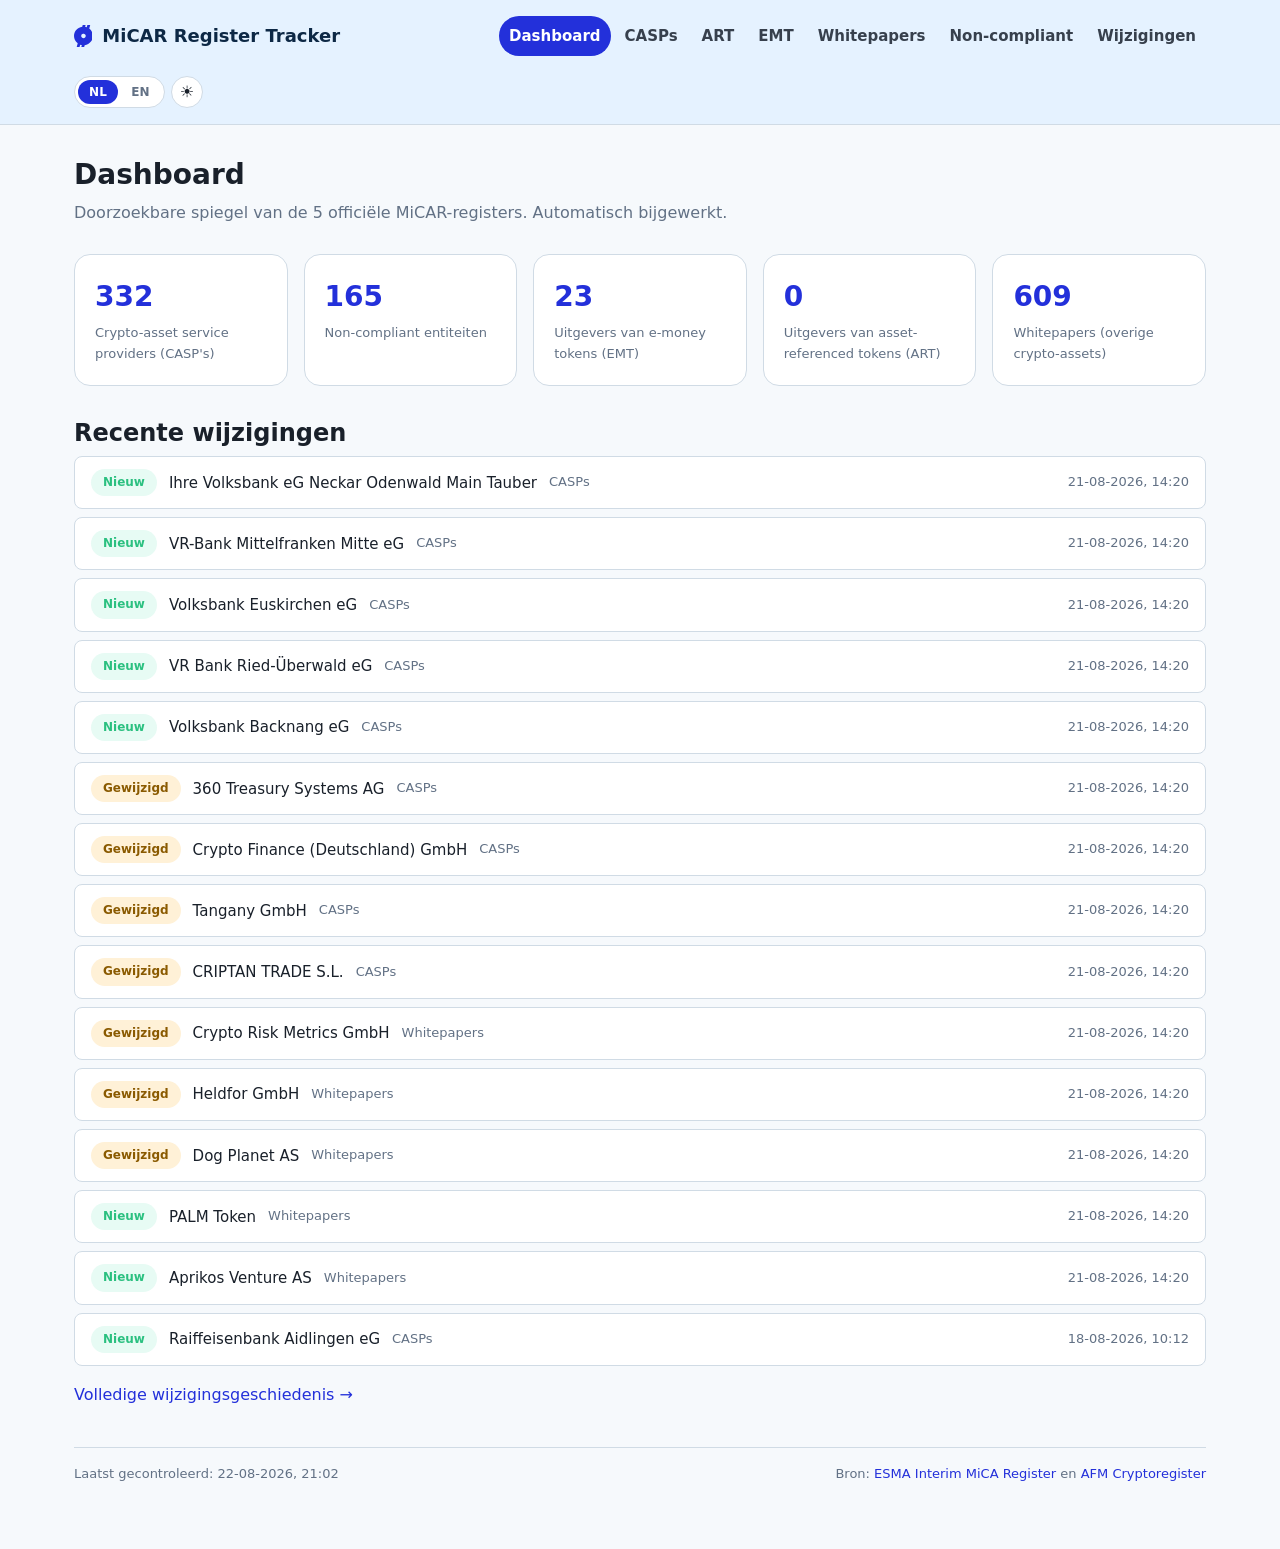
<file: index.html>
<!DOCTYPE html>
<html lang="nl">
<head>
<meta charset="UTF-8">
<meta name="viewport" content="width=device-width, initial-scale=1.0">
<script>
// Resolves and applies the light/dark theme before the stylesheet paints, so
// the page never flashes the "wrong" theme while assets/js/app.js (which
// re-derives the same value - see resolveTheme()/applyTheme() there, the
// source of truth for this logic) is still loading. Every fresh visit starts
// from the OS/browser's prefers-color-scheme setting; esma-tracker-theme in
// sessionStorage (set via the ☀️/🌙 toggle in the topnav) overrides it for
// the rest of this browsing session only - not remembered across visits.
(function () {
  try {
    var stored = sessionStorage.getItem("esma-tracker-theme");
    var dark = stored === "dark" || (stored !== "light" && window.matchMedia && window.matchMedia("(prefers-color-scheme: dark)").matches);
    var theme = dark ? "dark" : "light";
    document.documentElement.setAttribute("data-theme", theme);
    document.documentElement.style.colorScheme = theme;
  } catch (e) { /* sessionStorage/matchMedia unavailable - CSS default (light) applies */ }
})();
</script>
<title data-i18n="brand.title">MiCAR Register Tracker</title>
<link rel="icon" href="assets/favicon.svg" type="image/svg+xml">
<link rel="icon" href="assets/favicon-32.png" sizes="32x32" type="image/png">
<link rel="icon" href="assets/favicon.ico" sizes="any">
<link rel="apple-touch-icon" href="assets/apple-touch-icon.png">
<link rel="stylesheet" href="assets/css/style.css">
</head>
<body>

<nav class="topnav">
  <div class="topnav__inner">
    <span class="topnav__brand">
      <svg viewBox="0 0 40 48" xmlns="http://www.w3.org/2000/svg"><path d="M33.2853 7.85441L35.4567 0H29.1595L27.8568 4.8861C26.6987 4.46114 25.4683 4.1789 24.2399 3.9661L25.3237 0H19.0264L18.0131 3.82144C12.5852 4.52864 7.59069 7.28865 4.26255 11.6051C-2.68702 20.4503 -0.950287 33.1875 8.0977 39.9805L5.92629 47.8323H12.1538L13.4565 42.9501C14.6146 43.3744 15.8456 43.6573 17.0734 43.8701L15.987 47.8323H22.2112L23.2969 44.0115C28.7255 43.3063 33.7233 40.5469 37.0494 36.2304C44.07 27.3139 42.3326 14.648 33.2853 7.85441ZM20.6915 28.6589C19.718 28.659 18.7662 28.3769 17.9567 27.8482C17.1472 27.3195 16.5162 26.568 16.1435 25.6887C15.7709 24.8094 15.6733 23.8418 15.8632 22.9083C16.053 21.9748 16.5217 21.1173 17.2101 20.4443C17.8985 19.7712 18.7755 19.3128 19.7303 19.1271C20.6852 18.9414 21.6749 19.0366 22.5743 19.4008C23.4738 19.765 24.2425 20.3818 24.7834 21.1732C25.3243 21.9645 25.613 22.895 25.613 23.8467C25.613 26.536 23.4416 28.6589 20.6915 28.6589Z" fill="#2330da"></path></svg>
      <span data-i18n="brand.title">MiCAR Register Tracker</span>
    </span>
    <div class="topnav__links">
      <a href="index.html" data-nav="dashboard" data-i18n="nav.dashboard">Dashboard</a>
      <a href="register.html?type=casps" data-nav="casps" data-i18n="nav.casps">CASPs</a>
      <a href="register.html?type=art" data-nav="art" data-i18n="nav.art">ART</a>
      <a href="register.html?type=emt" data-nav="emt" data-i18n="nav.emt">EMT</a>
      <a href="register.html?type=whitepapers" data-nav="whitepapers" data-i18n="nav.whitepapers">Whitepapers</a>
      <a href="register.html?type=non_compliant" data-nav="non_compliant" data-i18n="nav.non_compliant">Non-compliant</a>
      <a href="changelog.html" data-nav="changelog" data-i18n="nav.changelog">Wijzigingen</a>
    </div>
    <div class="header-controls">
      <div id="lang-toggle-slot"></div>
      <div id="theme-toggle-slot"></div>
    </div>
  </div>
</nav>

<div class="wrap">
  <div class="page-header">
    <h1 data-i18n="dashboard.title">Dashboard</h1>
    <p data-i18n="dashboard.subtitle">Doorzoekbare spiegel van de 5 officiële ESMA MiCAR-registers. Automatisch bijgewerkt.</p>
  </div>

  <div id="kpi-grid" class="grid grid--5" style="margin-bottom:32px;"></div>

  <h2 data-i18n="dashboard.recentChanges">Recente wijzigingen</h2>
  <div id="recent-changes" class="changelog-list" style="margin-bottom:16px;"></div>
  <p><a href="changelog.html" data-i18n="dashboard.fullHistoryLink">Volledige wijzigingsgeschiedenis &rarr;</a></p>

  <footer class="site-footer">
    <span id="footer-checked" data-i18n="footer.lastCheckedLoading">Laatst gecontroleerd: laden…</span>
    <span><span data-i18n="footer.sourcePrefix">Bron: </span><a href="https://www.esma.europa.eu/esmas-activities/digital-finance-and-innovation/markets-crypto-assets-regulation-mica" target="_blank" rel="noopener" data-i18n="footer.sourceLinkText">ESMA Interim MiCA Register</a><span data-i18n="footer.sourceAnd"> en </span><a href="https://www.afm.nl/en/sector/registers/vergunningenregisters/cryptopartijen" target="_blank" rel="noopener" data-i18n="footer.sourceLinkTextAfm">AFM Cryptoregister</a></span>
  </footer>
</div>

<script src="assets/js/i18n.js"></script>
<script src="assets/js/app.js"></script>
<script>
applyStaticTranslations();
renderThemeToggle(document.getElementById("theme-toggle-slot"));
renderLangToggle(document.getElementById("lang-toggle-slot"));
highlightNav("dashboard");

const KPI_ORDER = ["casps", "non_compliant", "emt", "art", "whitepapers"];

(async function init() {
  const grid = document.getElementById("kpi-grid");
  const recentEl = document.getElementById("recent-changes");
  const footerChecked = document.getElementById("footer-checked");

  let meta = {};
  try { meta = await fetchJSON("data/meta.json"); } catch (e) { /* first run not done yet */ }

  footerChecked.textContent = meta.last_checked
    ? t("footer.lastChecked", formatTimestamp(meta.last_checked))
    : t("footer.neverChecked");

  for (const key of KPI_ORDER) {
    const count = meta.record_counts ? meta.record_counts[key] : undefined;
    const card = el("a", { class: "card kpi", href: `register.html?type=${key}` }, `
      <div class="kpi__val">${count !== undefined ? count : "—"}</div>
      <div class="kpi__label">${escapeHtml(REGISTERS[key].label)}</div>
    `);
    grid.appendChild(card);
  }

  let changelog = [];
  try { changelog = await fetchJSON("data/history/changelog.json"); } catch (e) { /* none yet */ }

  // Newest run first, most important (CASPs - especially brand-new ones -
  // then EMT/ART/Whitepapers/Non-compliant) first within that run; see
  // sortChangelogForDisplay() in app.js.
  const recent = sortChangelogForDisplay(changelog).slice(0, 15);
  if (!recent.length) {
    recentEl.innerHTML = `<p class="filter-note">${escapeHtml(t("dashboard.noChanges"))}</p>`;
  } else {
    for (const c of recent) {
      recentEl.appendChild(buildChangelogItem(c));
    }
  }
})();
</script>
</body>
</html>
</file>
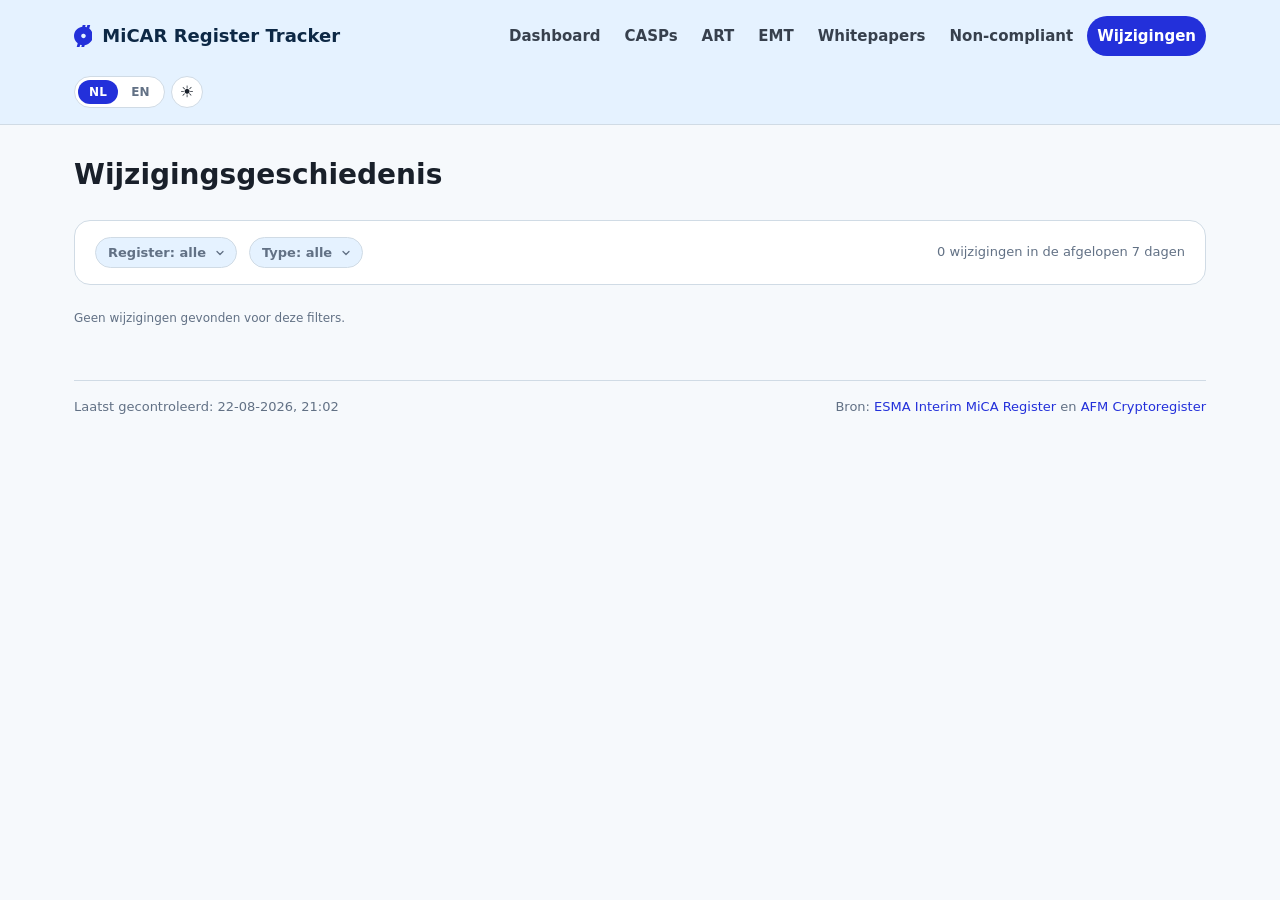
<file: changelog.html>
<!DOCTYPE html>
<html lang="nl">
<head>
<meta charset="UTF-8">
<meta name="viewport" content="width=device-width, initial-scale=1.0">
<script>
// Resolves and applies the light/dark theme before the stylesheet paints, so
// the page never flashes the "wrong" theme while assets/js/app.js (which
// re-derives the same value - see resolveTheme()/applyTheme() there, the
// source of truth for this logic) is still loading. Every fresh visit starts
// from the OS/browser's prefers-color-scheme setting; esma-tracker-theme in
// sessionStorage (set via the ☀️/🌙 toggle in the topnav) overrides it for
// the rest of this browsing session only - not remembered across visits.
(function () {
  try {
    var stored = sessionStorage.getItem("esma-tracker-theme");
    var dark = stored === "dark" || (stored !== "light" && window.matchMedia && window.matchMedia("(prefers-color-scheme: dark)").matches);
    var theme = dark ? "dark" : "light";
    document.documentElement.setAttribute("data-theme", theme);
    document.documentElement.style.colorScheme = theme;
  } catch (e) { /* sessionStorage/matchMedia unavailable - CSS default (light) applies */ }
})();
</script>
<title data-i18n="brand.title">Wijzigingen — MiCAR Register Tracker</title>
<link rel="icon" href="assets/favicon.svg" type="image/svg+xml">
<link rel="icon" href="assets/favicon-32.png" sizes="32x32" type="image/png">
<link rel="icon" href="assets/favicon.ico" sizes="any">
<link rel="apple-touch-icon" href="assets/apple-touch-icon.png">
<link rel="stylesheet" href="assets/css/style.css">
</head>
<body>

<nav class="topnav">
  <div class="topnav__inner">
    <span class="topnav__brand">
      <svg viewBox="0 0 40 48" xmlns="http://www.w3.org/2000/svg"><path d="M33.2853 7.85441L35.4567 0H29.1595L27.8568 4.8861C26.6987 4.46114 25.4683 4.1789 24.2399 3.9661L25.3237 0H19.0264L18.0131 3.82144C12.5852 4.52864 7.59069 7.28865 4.26255 11.6051C-2.68702 20.4503 -0.950287 33.1875 8.0977 39.9805L5.92629 47.8323H12.1538L13.4565 42.9501C14.6146 43.3744 15.8456 43.6573 17.0734 43.8701L15.987 47.8323H22.2112L23.2969 44.0115C28.7255 43.3063 33.7233 40.5469 37.0494 36.2304C44.07 27.3139 42.3326 14.648 33.2853 7.85441ZM20.6915 28.6589C19.718 28.659 18.7662 28.3769 17.9567 27.8482C17.1472 27.3195 16.5162 26.568 16.1435 25.6887C15.7709 24.8094 15.6733 23.8418 15.8632 22.9083C16.053 21.9748 16.5217 21.1173 17.2101 20.4443C17.8985 19.7712 18.7755 19.3128 19.7303 19.1271C20.6852 18.9414 21.6749 19.0366 22.5743 19.4008C23.4738 19.765 24.2425 20.3818 24.7834 21.1732C25.3243 21.9645 25.613 22.895 25.613 23.8467C25.613 26.536 23.4416 28.6589 20.6915 28.6589Z" fill="#2330da"></path></svg>
      <span data-i18n="brand.title">MiCAR Register Tracker</span>
    </span>
    <div class="topnav__links">
      <a href="index.html" data-nav="dashboard" data-i18n="nav.dashboard">Dashboard</a>
      <a href="register.html?type=casps" data-nav="casps" data-i18n="nav.casps">CASPs</a>
      <a href="register.html?type=art" data-nav="art" data-i18n="nav.art">ART</a>
      <a href="register.html?type=emt" data-nav="emt" data-i18n="nav.emt">EMT</a>
      <a href="register.html?type=whitepapers" data-nav="whitepapers" data-i18n="nav.whitepapers">Whitepapers</a>
      <a href="register.html?type=non_compliant" data-nav="non_compliant" data-i18n="nav.non_compliant">Non-compliant</a>
      <a href="changelog.html" data-nav="changelog" data-i18n="nav.changelog">Wijzigingen</a>
    </div>
    <div class="header-controls">
      <div id="lang-toggle-slot"></div>
      <div id="theme-toggle-slot"></div>
    </div>
  </div>
</nav>

<div class="wrap">
  <div class="page-header">
    <h1 data-i18n="changelogPage.title">Wijzigingsgeschiedenis</h1>
  </div>

  <div class="toolbar" id="changelog-toolbar">
    <span class="toolbar__count" id="changelog-count"></span>
  </div>

  <div id="changelog-list" class="changelog-list"></div>

  <footer class="site-footer">
    <span id="footer-checked" data-i18n="footer.lastCheckedLoading">Laatst gecontroleerd: laden…</span>
    <span><span data-i18n="footer.sourcePrefix">Bron: </span><a href="https://www.esma.europa.eu/esmas-activities/digital-finance-and-innovation/markets-crypto-assets-regulation-mica" target="_blank" rel="noopener" data-i18n="footer.sourceLinkText">ESMA Interim MiCA Register</a><span data-i18n="footer.sourceAnd"> en </span><a href="https://www.afm.nl/en/sector/registers/vergunningenregisters/cryptopartijen" target="_blank" rel="noopener" data-i18n="footer.sourceLinkTextAfm">AFM Cryptoregister</a></span>
  </footer>
</div>

<script src="assets/js/i18n.js"></script>
<script src="assets/js/app.js"></script>
<script>
applyStaticTranslations();
renderThemeToggle(document.getElementById("theme-toggle-slot"));
renderLangToggle(document.getElementById("lang-toggle-slot"));
highlightNav("changelog");

const SEVEN_DAYS_MS = 7 * 24 * 60 * 60 * 1000;

(async function init() {
  const toolbar = document.getElementById("changelog-toolbar");
  const listEl = document.getElementById("changelog-list");
  const countEl = document.getElementById("changelog-count");
  const footerChecked = document.getElementById("footer-checked");

  let meta = {};
  try { meta = await fetchJSON("data/meta.json"); } catch (e) { /* ignore */ }
  footerChecked.textContent = meta.last_checked
    ? t("footer.lastChecked", formatTimestamp(meta.last_checked))
    : t("footer.neverCheckedShort");

  let changelog = [];
  try { changelog = await fetchJSON("data/history/changelog.json"); } catch (e) { /* none yet */ }

  // Always the last 7 days — no fixed-count cap. ESMA itself only refreshes
  // weekly, so a rolling week is the natural "what's new" window. Ordered
  // newest run first, then by importance within a run (CASPs - especially
  // brand-new ones - then EMT/ART/Whitepapers/Non-compliant); see
  // sortChangelogForDisplay() in app.js.
  const cutoff = Date.now() - SEVEN_DAYS_MS;
  changelog = sortChangelogForDisplay(changelog.filter((c) => new Date(c.timestamp).getTime() >= cutoff));

  let registerFilter = null;
  let typeFilter = null;

  const registerDropdown = buildDropdownFilter({
    label: t("changelogPage.filterRegisterLabel"),
    options: Object.keys(REGISTERS),
    getValue: (key) => key,
    getLabel: (key) => REGISTERS[key].shortLabel,
    onChange: (value) => { registerFilter = value; render(); },
  });
  const typeDropdown = buildDropdownFilter({
    label: t("changelogPage.filterTypeLabel"),
    options: ["added", "changed", "removed"],
    getValue: (v) => v,
    getLabel: (v) => changelogTypeLabel(v),
    searchable: false,
    onChange: (value) => { typeFilter = value; render(); },
  });
  toolbar.insertBefore(registerDropdown.el, countEl);
  toolbar.insertBefore(typeDropdown.el, countEl);

  function render() {
    const filtered = changelog.filter((c) =>
      (!registerFilter || c.register === registerFilter) &&
      (!typeFilter || c.type === typeFilter)
    );
    countEl.textContent = t("changelogPage.count", filtered.length);

    listEl.innerHTML = "";
    if (!filtered.length) {
      listEl.innerHTML = `<p class="filter-note">${escapeHtml(t("changelogPage.emptyFiltered"))}</p>`;
      return;
    }
    for (const c of filtered) {
      listEl.appendChild(buildChangelogItem(c));
    }
  }

  render();
})();
</script>
</body>
</html>
</file>
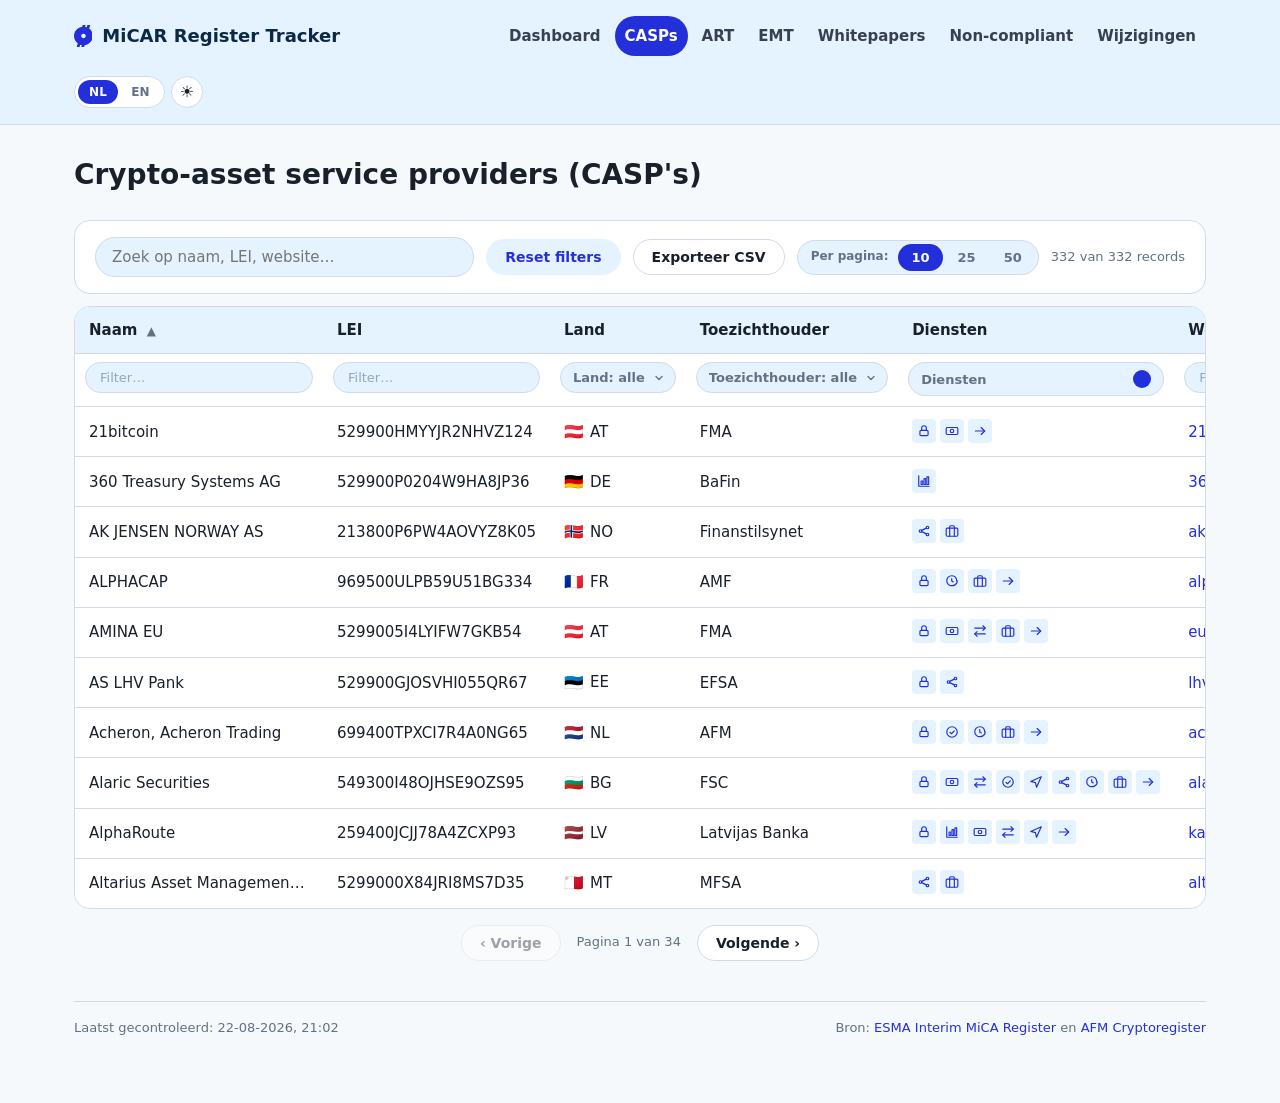
<file: register.html>
<!DOCTYPE html>
<html lang="nl">
<head>
<meta charset="UTF-8">
<meta name="viewport" content="width=device-width, initial-scale=1.0">
<script>
// Resolves and applies the light/dark theme before the stylesheet paints, so
// the page never flashes the "wrong" theme while assets/js/app.js (which
// re-derives the same value - see resolveTheme()/applyTheme() there, the
// source of truth for this logic) is still loading. Every fresh visit starts
// from the OS/browser's prefers-color-scheme setting; esma-tracker-theme in
// sessionStorage (set via the ☀️/🌙 toggle in the topnav) overrides it for
// the rest of this browsing session only - not remembered across visits.
(function () {
  try {
    var stored = sessionStorage.getItem("esma-tracker-theme");
    var dark = stored === "dark" || (stored !== "light" && window.matchMedia && window.matchMedia("(prefers-color-scheme: dark)").matches);
    var theme = dark ? "dark" : "light";
    document.documentElement.setAttribute("data-theme", theme);
    document.documentElement.style.colorScheme = theme;
  } catch (e) { /* sessionStorage/matchMedia unavailable - CSS default (light) applies */ }
})();
</script>
<title id="page-title" data-i18n="brand.title">Register — MiCAR Register Tracker</title>
<link rel="icon" href="assets/favicon.svg" type="image/svg+xml">
<link rel="icon" href="assets/favicon-32.png" sizes="32x32" type="image/png">
<link rel="icon" href="assets/favicon.ico" sizes="any">
<link rel="apple-touch-icon" href="assets/apple-touch-icon.png">
<link rel="stylesheet" href="assets/css/style.css">
</head>
<body>

<nav class="topnav">
  <div class="topnav__inner">
    <span class="topnav__brand">
      <svg viewBox="0 0 40 48" xmlns="http://www.w3.org/2000/svg"><path d="M33.2853 7.85441L35.4567 0H29.1595L27.8568 4.8861C26.6987 4.46114 25.4683 4.1789 24.2399 3.9661L25.3237 0H19.0264L18.0131 3.82144C12.5852 4.52864 7.59069 7.28865 4.26255 11.6051C-2.68702 20.4503 -0.950287 33.1875 8.0977 39.9805L5.92629 47.8323H12.1538L13.4565 42.9501C14.6146 43.3744 15.8456 43.6573 17.0734 43.8701L15.987 47.8323H22.2112L23.2969 44.0115C28.7255 43.3063 33.7233 40.5469 37.0494 36.2304C44.07 27.3139 42.3326 14.648 33.2853 7.85441ZM20.6915 28.6589C19.718 28.659 18.7662 28.3769 17.9567 27.8482C17.1472 27.3195 16.5162 26.568 16.1435 25.6887C15.7709 24.8094 15.6733 23.8418 15.8632 22.9083C16.053 21.9748 16.5217 21.1173 17.2101 20.4443C17.8985 19.7712 18.7755 19.3128 19.7303 19.1271C20.6852 18.9414 21.6749 19.0366 22.5743 19.4008C23.4738 19.765 24.2425 20.3818 24.7834 21.1732C25.3243 21.9645 25.613 22.895 25.613 23.8467C25.613 26.536 23.4416 28.6589 20.6915 28.6589Z" fill="#2330da"></path></svg>
      <span data-i18n="brand.title">MiCAR Register Tracker</span>
    </span>
    <div class="topnav__links">
      <a href="index.html" data-nav="dashboard" data-i18n="nav.dashboard">Dashboard</a>
      <a href="register.html?type=casps" data-nav="casps" data-i18n="nav.casps">CASPs</a>
      <a href="register.html?type=art" data-nav="art" data-i18n="nav.art">ART</a>
      <a href="register.html?type=emt" data-nav="emt" data-i18n="nav.emt">EMT</a>
      <a href="register.html?type=whitepapers" data-nav="whitepapers" data-i18n="nav.whitepapers">Whitepapers</a>
      <a href="register.html?type=non_compliant" data-nav="non_compliant" data-i18n="nav.non_compliant">Non-compliant</a>
      <a href="changelog.html" data-nav="changelog" data-i18n="nav.changelog">Wijzigingen</a>
    </div>
    <div class="header-controls">
      <div id="lang-toggle-slot"></div>
      <div id="theme-toggle-slot"></div>
    </div>
  </div>
</nav>

<div class="wrap">
  <div class="page-header">
    <h1 id="register-title" data-i18n="registerPage.titleFallback">Register</h1>
  </div>

  <div id="register-root"></div>

  <footer class="site-footer">
    <span id="footer-checked" data-i18n="footer.lastCheckedLoading">Laatst gecontroleerd: laden…</span>
    <span><span data-i18n="footer.sourcePrefix">Bron: </span><a id="footer-source-link" href="https://www.esma.europa.eu/esmas-activities/digital-finance-and-innovation/markets-crypto-assets-regulation-mica" target="_blank" rel="noopener" data-i18n="footer.sourceLinkText">ESMA Interim MiCA Register</a><span id="footer-source-extra"></span></span>
  </footer>
</div>

<script src="assets/js/i18n.js"></script>
<script src="assets/js/app.js"></script>
<script>
applyStaticTranslations();
renderThemeToggle(document.getElementById("theme-toggle-slot"));
renderLangToggle(document.getElementById("lang-toggle-slot"));

const params = new URLSearchParams(location.search);
const type = params.get("type") || "casps";
const config = REGISTERS[type];

if (!config) {
  document.getElementById("register-root").innerHTML = `<p>${escapeHtml(t("registerPage.unknownPrefix"))}${escapeHtml(type)}</p>`;
} else {
  document.getElementById("page-title").textContent = `${config.label} — ${t("brand.title")}`;
  document.getElementById("register-title").textContent = config.label;
  highlightNav(type);

  // Every register mirrors ESMA's EU-wide export (the default footer
  // link/text in the markup above) - a REGISTERS config can still override
  // the link/text with sourceUrl/sourceLinkText/subtitleFn if a future
  // register needs a different primary source.
  if (config.sourceUrl) {
    const sourceLink = document.getElementById("footer-source-link");
    sourceLink.href = config.sourceUrl;
    sourceLink.textContent = config.sourceLinkText || sourceLink.textContent;
  }

  // CASPs additionally folds in AFM-sourced entities (see app.js's REGISTERS.
  // casps.extraSourceUrl) - append a second "en AFM Cryptoregister" link
  // rather than replacing the ESMA one, since this register genuinely blends
  // both sources instead of coming from just one.
  if (config.extraSourceUrl) {
    const extra = document.getElementById("footer-source-extra");
    extra.innerHTML = `${escapeHtml(t("footer.sourceAnd"))}<a href="${escapeHtml(config.extraSourceUrl)}" target="_blank" rel="noopener">${escapeHtml(config.extraSourceLinkText)}</a>`;
  }

  (async function init() {
    const root = document.getElementById("register-root");
    const footerChecked = document.getElementById("footer-checked");

    let meta = {};
    try { meta = await fetchJSON("data/meta.json"); } catch (e) { /* ignore */ }
    footerChecked.textContent = meta.last_checked
      ? t("footer.lastChecked", formatTimestamp(meta.last_checked))
      : t("footer.neverChecked");

    try {
      // Record count + "last generated" used to also repeat as a subtitle
      // right under the page title - redundant with the toolbar's own
      // "X van Y records" count and the footer's "Laatst gecontroleerd" line
      // just below the table, so it's been dropped here.
      const data = await fetchJSON(`data/${config.file}.json`);
      const records = data.records || [];
      renderRegisterTable(root, config, records);
    } catch (e) {
      root.innerHTML = `<p class="filter-note">${escapeHtml(t("registerPage.loadError", e.message))}</p>`;
    }
  })();
}
</script>
</body>
</html>
</file>
<file: assets/css/style.css>
:root {
  /* Tells the browser both schemes are supported, so native chrome (scrollbars,
     the page's default background before CSS paints, form-control chrome) picks
     the right one immediately instead of always defaulting to light. */
  color-scheme: light dark;

  --color-primary: #2330da;
  --color-primary-dark: #0d2845;
  --color-primary-light: #0086ff;
  --color-primary-lighter: #e5f2ff;
  --color-space-blue: #0d2845;

  --color-success: #2bc080; --color-success-lighter: #e7fbf4;
  --color-warning: #ffa800; --color-warning-lighter: #fff1d7; --color-warning-ink: #8a5a00;
  --color-error: #ff3c25; --color-error-lighter: #ffece8;

  --grey-700: #19202a; --grey-600: #37404d; --grey-500: #627185;
  --grey-400: #92a8ba; --grey-300: #d0dbe5; --grey-100: #f6f9fc; --white: #ffffff;

  --radius-sm: 4px; --radius-lg: 8px; --radius-2xl: 16px; --radius-pill: 1000px;
  --shadow-small: 0 2px 4px 0 rgba(9,10,12,.04);
  --shadow-medium: 0 4px 28px 0 rgba(9,10,12,.09);

  --bg: #f6f9fc;
  --surface: #ffffff;
  --surface-2: #e5f2ff;
  --text: #19202a;
  --text-muted: #627185;
  --border: #d0dbe5;

  /* Brand-blue tints used for hover/focus feedback (nav link hover, search/filter
     focus rings) - kept as variables (rather than the raw rgba() values inline)
     so dark mode can bump their opacity for visibility against dark surfaces. */
  --focus-ring: rgba(35,48,218,.12);
  --nav-hover-tint: rgba(35,48,218,.08);

  --font-sans: 'Poppins', ui-sans-serif, system-ui, -apple-system, 'Segoe UI', sans-serif;
}

/* Dark mode - driven by a data-theme="light"/"dark" attribute on <html>, not a
   plain @media query, so it can be a user-controlled toggle rather than being
   locked to the OS setting. The actual light-vs-dark resolution (device
   preference by default, saved override once the user picks one) happens in
   JS - see the no-flash inline snippet in each page's <head> (sets the
   attribute before first paint) and renderThemeToggle()/applyTheme() in
   app.js (the toggle itself, and reacting live if the OS setting changes
   while "systeem/auto" is active). This file only needs the final outcome. */
:root[data-theme="dark"] {
  color-scheme: dark;
  --color-primary: #6d8cff;
  --color-primary-dark: #dbe6ff;
  --color-primary-light: #4fb3ff;
  --color-primary-lighter: #16264a;
  --color-space-blue: #eef4fa;

  --color-success: #34d399; --color-success-lighter: #123626;
  --color-warning: #ffb84d; --color-warning-lighter: #3a2a08; --color-warning-ink: #ffd699;
  --color-error: #ff7a68; --color-error-lighter: #3a1712;

  --grey-700: #eef4fa; --grey-600: #c3d2e0; --grey-500: #93a8bd;
  --grey-400: #7d93a8; --grey-300: #3a526b; --grey-100: #16263b; --white: #f2f6fa;

  --shadow-small: 0 2px 4px 0 rgba(0,0,0,.24);
  --shadow-medium: 0 4px 28px 0 rgba(0,0,0,.45);

  --bg: #0b1f33;
  --surface: #122a44;
  --surface-2: #1a3a5c;
  --text: #eef4fa;
  --text-muted: #93a8bd;
  --border: #24435f;

  --focus-ring: rgba(109,140,255,.28);
  --nav-hover-tint: rgba(109,140,255,.16);
}

/* Explicit "light" choice needs no var overrides (the base :root above already
   holds the light values) - just tells the browser to render native form
   controls/scrollbars light too, even if the OS itself is set to dark. */
:root[data-theme="light"] { color-scheme: light; }

* { box-sizing: border-box; }

body {
  margin: 0;
  background: var(--bg);
  color: var(--text);
  font-family: var(--font-sans);
  font-size: 16px;
  line-height: 1.6;
  -webkit-font-smoothing: antialiased;
}

a { color: var(--color-primary); text-decoration: none; }
a:hover { text-decoration: underline; }

h1, h2, h3 { color: var(--text); line-height: 1.25; margin: 0 0 8px; }

.wrap { max-width: 1180px; margin: 0 auto; padding: 0 24px 64px; }

/* Top nav */
.topnav {
  background: var(--surface-2);
  border-bottom: 1px solid var(--border);
  margin-bottom: 32px;
}
.topnav__inner {
  max-width: 1180px; margin: 0 auto; padding: 16px 24px;
  display: flex; align-items: center; gap: 20px; flex-wrap: wrap;
}
.topnav__brand { display: flex; align-items: center; gap: 10px; font-weight: 700; color: var(--color-space-blue); font-size: 1.125rem; }
.topnav__brand svg { height: 22px; width: auto; }
.topnav__links { display: flex; gap: 4px; flex-wrap: wrap; margin-left: auto; }
.topnav__links a {
  color: var(--grey-600); font-weight: 600; font-size: .9375rem;
  padding: 8px 10px; border-radius: var(--radius-pill); text-decoration: none;
}
.topnav__links a:hover { background: var(--nav-hover-tint); }
.topnav__links a.active { background: var(--color-primary); color: #fff; }

/* Groups the NL/EN and ☀️/🌙 toggles so they always move together at the far
   right of the nav, instead of being able to wrap apart independently (which
   used to strand one of them alone on its own line). Side by side - language
   toggle to the left of the theme toggle - whenever there's room; below
   header-controls-stacked-breakpoint further down, they stack instead. */
.header-controls { display: flex; align-items: center; gap: 6px; flex: none; }

/* NL/EN language toggle, top right of the nav */
.lang-toggle {
  display: inline-flex; align-items: center; background: var(--surface); border: 1px solid var(--border);
  border-radius: var(--radius-pill); padding: 3px; gap: 2px; flex: none;
}
.lang-toggle__btn {
  font-family: inherit; font-size: .75rem; font-weight: 700; letter-spacing: .02em; cursor: pointer;
  border: none; background: none; color: var(--text-muted); border-radius: var(--radius-pill);
  padding: 5px 11px; transition: background .15s ease, color .15s ease;
}
.lang-toggle__btn:hover { color: var(--text); }
.lang-toggle__btn.is-active { background: var(--color-primary); color: #fff; }

/* ☀️/🌙 theme toggle: a single round icon button (not a segmented pill like
   .lang-toggle) - it always shows the current theme's icon, and a click just
   flips to the other one. See renderThemeToggle() in app.js. */
.theme-toggle {
  display: inline-flex; align-items: center; justify-content: center;
  width: 32px; height: 32px; flex: none; padding: 0;
  font-family: inherit; font-size: 1rem; line-height: 1; cursor: pointer;
  border: 1px solid var(--border); background: var(--surface); color: var(--text);
  border-radius: 50%;
  transition: background .15s ease, opacity .15s ease, transform .1s ease;
}
.theme-toggle:hover { background: var(--color-primary-lighter); }
.theme-toggle:active { transform: scale(.92); }

/* Below the nav's own max-width (1180px - see .topnav__inner), the language
   and theme toggles no longer reliably fit on the same row as the nav links
   without crowding/wrapping oddly - stack them instead, in the same order
   (language above theme). The language pill stretches to the column's full
   width; the theme button is a fixed-size circle, so it's just centered
   instead - stretching it would turn the circle into an oval. */
@media (max-width: 1180px) {
  .header-controls { flex-direction: column; align-items: center; gap: 6px; width: 100%; max-width: 220px; }
  .header-controls .lang-toggle { display: flex; width: 100%; justify-content: center; }
}

/* Page header */
.page-header { margin-bottom: 28px; }
.page-header h1 { font-size: 1.75rem; font-weight: 700; }
.page-header p { color: var(--text-muted); margin: 4px 0 0; max-width: 70ch; }

/* Cards / grid */
.grid { display: grid; gap: 16px; }
.grid--6 { grid-template-columns: repeat(6, 1fr); }
.grid--5 { grid-template-columns: repeat(5, 1fr); }
.grid--3 { grid-template-columns: repeat(3, 1fr); }
@media (max-width: 960px) { .grid--6 { grid-template-columns: repeat(3, 1fr); } .grid--5 { grid-template-columns: repeat(2, 1fr); } .grid--3 { grid-template-columns: 1fr; } }

.card {
  background: var(--surface); border: 1px solid var(--border);
  border-radius: var(--radius-2xl); padding: 20px;
}
.kpi__val { font-size: 1.75rem; font-weight: 700; color: var(--color-primary); }
.kpi__label { color: var(--text-muted); font-size: .8125rem; margin-top: 4px; }
.kpi a { display:block; }

/* Toolbar (search + filters) */
.toolbar {
  display: flex; flex-wrap: wrap; gap: 12px; align-items: center;
  background: var(--surface); border: 1px solid var(--border); border-radius: var(--radius-2xl);
  padding: 16px 20px; margin-bottom: 12px;
}
.toolbar input[type="search"] {
  font-family: inherit; font-size: .9375rem; color: var(--text);
  border: 1px solid var(--border); border-radius: var(--radius-pill);
  padding: 10px 16px; background: var(--surface-2); flex: 1; min-width: 220px;
  transition: border-color .15s ease, background .15s ease;
}
.toolbar input[type="search"]:focus {
  outline: none; border-color: var(--color-primary); background: var(--surface);
  box-shadow: 0 0 0 3px var(--focus-ring);
}
.toolbar__count { margin-left: auto; font-size: .8125rem; color: var(--text-muted); white-space: nowrap; }
.btn {
  font-family: inherit; font-weight: 600; font-size: .875rem; cursor: pointer;
  border: 1px solid var(--border); background: var(--surface); color: var(--text);
  border-radius: var(--radius-pill); padding: 9px 18px;
  transition: background .15s ease, border-color .15s ease;
}
.btn:hover { background: var(--surface-2); border-color: var(--color-primary); }
.btn--primary { background: var(--color-primary); border-color: var(--color-primary); color: #fff; }
.btn--primary:hover { background: #1a24b0; }

/* Per-column filter row, rendered as a second <tr> inside the table header.
   Every column gets a compact control here: a text input by default, or a
   select / chip-popover for columns that declare one — styled to match the
   rest of the site (pill shapes, brand-blue focus/active states) rather than
   plain browser form controls. */
table.data thead tr.col-filter-row th.col-filter-cell {
  background: var(--surface); padding: 8px 10px 10px; cursor: default;
  position: relative; vertical-align: top;
}

.col-filter-input {
  width: 100%; box-sizing: border-box; font-family: inherit; font-size: .8125rem; font-weight: 500;
  color: var(--text); border: 1px solid var(--border); border-radius: var(--radius-pill);
  padding: 7px 14px; background: var(--surface-2);
  transition: border-color .15s ease, background-color .15s ease, box-shadow .15s ease;
}
.col-filter-input::placeholder { color: var(--grey-400); }
.col-filter-input:hover { border-color: var(--color-primary-light); }
.col-filter-input:focus {
  outline: none; border-color: var(--color-primary); background: var(--surface);
  box-shadow: 0 0 0 3px var(--focus-ring);
}

/* Reset-all-filters toolbar button — same shape as .btn, brand-blue text so
   it reads as a "clear" action rather than a primary one. */
.btn--reset { color: var(--color-primary); border-color: var(--color-primary-lighter); background: var(--color-primary-lighter); }
.btn--reset:hover { background: var(--color-primary-light); border-color: var(--color-primary-light); color: #fff; }

/* Custom single-select dropdown for Land / Toezichthouder / Status / Type
   instelling filters. A native <select> can only show plain text per option,
   so it can't carry a flag, an authority glyph, or a status colour the way
   the table cells themselves do — this popover list can. */
.col-filter-dropdown { position: relative; }
.col-filter-dropdown__btn {
  display: flex; align-items: center; justify-content: space-between; gap: 8px; width: 100%;
  font-family: inherit; font-size: .8125rem; font-weight: 600; color: var(--text-muted); cursor: pointer;
  border: 1px solid var(--border); border-radius: var(--radius-pill); background: var(--surface-2);
  padding: 7px 10px 7px 12px; transition: border-color .15s ease, background-color .15s ease, color .15s ease;
}
.col-filter-dropdown__btn:hover { border-color: var(--color-primary-light); color: var(--text); }
.col-filter-dropdown__btn.has-selection { background: var(--color-primary-lighter); border-color: var(--color-primary-light); color: var(--color-primary); }
.col-filter-dropdown__current {
  display: inline-flex; align-items: center; gap: 6px; overflow: hidden; text-overflow: ellipsis; white-space: nowrap;
}
.col-filter-dropdown__chevron { width: 12px; height: 12px; flex: none; }

/* position: fixed with JS-computed top/left (see positionFloatingPanel() in
   app.js), not position: absolute anchored to .col-filter-dropdown - the
   panel is appended straight to <body> when built, specifically so it is
   never subject to .table-wrap's overflow-x: auto (which - per the CSS
   Overflow spec - forces overflow-y to compute as "auto" too, silently
   clipping an absolutely-positioned child once a filter narrows the table
   down to too few rows to contain the open panel). */
.col-filter-dropdown__list {
  display: none; position: fixed; z-index: 30;
  min-width: 210px; max-width: 280px; max-height: 260px; overflow-y: auto;
  background: var(--surface); border: 1px solid var(--border); border-radius: var(--radius-lg);
  box-shadow: var(--shadow-medium); padding: 6px;
}
.col-filter-dropdown__list.open { display: block; }
.col-filter-dropdown__option {
  display: flex; align-items: center; gap: 8px; font-size: .875rem; color: var(--text);
  padding: 8px 10px; border-radius: var(--radius-sm); cursor: pointer; white-space: nowrap;
}
.col-filter-dropdown__option:hover { background: var(--surface-2); }
.col-filter-dropdown__option.is-selected { background: var(--color-primary-lighter); color: var(--color-primary); font-weight: 600; }
.col-filter-dropdown__check { width: 14px; height: 14px; margin-left: auto; flex: none; visibility: hidden; }
.col-filter-dropdown__option.is-selected .col-filter-dropdown__check { visibility: visible; }

/* Search box pinned to the top of a dropdown popover (Land / Toezichthouder
   have too many options to scan by eye — typing "nede" narrows to Nederland). */
.col-filter-dropdown__search {
  display: block; width: 100%; box-sizing: border-box; margin-bottom: 6px;
  font-family: inherit; font-size: .8125rem; color: var(--text);
  border: 1px solid var(--border); border-radius: var(--radius-pill);
  padding: 6px 12px; background: var(--surface-2);
}
.col-filter-dropdown__search:focus {
  outline: none; border-color: var(--color-primary); background: var(--surface);
  box-shadow: 0 0 0 3px var(--focus-ring);
}

/* Icons shown inside dropdown option rows (and the button once selected) */
.dropdown-icon--flag { font-size: 1.05em; line-height: 1; }
.status-dot { display: inline-block; width: 9px; height: 9px; border-radius: 50%; flex: none; }
.status-dot--active { background: var(--color-success); }
.status-dot--withdrawn { background: var(--grey-400); }
.status-dot--unknown { background: var(--grey-300); }

/* Chip-popover column filter (used where a column can have multiple values
   selected at once, OR-combined — e.g. CASP Diensten). A native <select>
   can't express "any of these N", and there are too many options (10 MiCAR
   services) to lay out flat inside a table header cell, hence the popover. */
.col-filter-chips { position: relative; }
.col-filter-chips__btn {
  display: flex; align-items: center; justify-content: space-between; gap: 8px; width: 100%;
  font-family: inherit; font-size: .8125rem; font-weight: 600; color: var(--text-muted); cursor: pointer;
  border: 1px solid var(--border); border-radius: var(--radius-pill); background: var(--surface-2);
  padding: 7px 12px; transition: border-color .15s ease, background-color .15s ease, color .15s ease;
}
.col-filter-chips__btn:hover { border-color: var(--color-primary-light); color: var(--text); }
.col-filter-chips__btn.has-selection { background: var(--color-primary-lighter); border-color: var(--color-primary-light); color: var(--color-primary); }
.col-filter-chips__count {
  display: inline-flex; align-items: center; justify-content: center; min-width: 18px; height: 18px;
  padding: 0 5px; border-radius: var(--radius-pill); background: var(--color-primary); color: #fff;
  font-size: .6875rem; font-weight: 700; line-height: 1;
}

/* position: fixed + JS-computed top/left, appended to <body> - same reasoning
   as .col-filter-dropdown__list above. */
.chip-popover {
  display: none; flex-wrap: wrap; gap: 6px; position: fixed; z-index: 30;
  width: max-content; max-width: 280px; background: var(--surface); border: 1px solid var(--border);
  border-radius: var(--radius-lg); box-shadow: var(--shadow-medium); padding: 10px;
}
.chip-popover.open { display: flex; }
.chip-popover__clear {
  flex-basis: 100%; text-align: left; font-family: inherit; font-size: .75rem; font-weight: 600;
  color: var(--color-primary); background: none; border: none; cursor: pointer; padding: 0 0 6px; margin: 0;
}
.chip-popover__clear:hover { text-decoration: underline; }
.chip-popover__btn {
  display: inline-flex; align-items: center; gap: 6px; font-family: inherit; font-size: .8125rem; font-weight: 600;
  color: var(--text-muted); cursor: pointer; background: var(--surface-2); border: 1px solid transparent;
  border-radius: var(--radius-pill); padding: 6px 12px 6px 8px; white-space: nowrap;
  transition: background .15s ease, color .15s ease, border-color .15s ease;
}
.chip-popover__btn svg { width: 14px; height: 14px; flex: none; }
.chip-popover__btn:hover { border-color: var(--color-primary-light); color: var(--text); }
.chip-popover__btn.is-active { background: var(--color-primary); color: #fff; }
.chip-popover__btn.is-active svg { color: #fff; }

/* Page-size segmented control (10 / 25 / 50) — same visual pattern as the
   NL/EN lang-toggle in the top nav, so the toolbar reads as one family. */
.page-size-toggle {
  display: inline-flex; align-items: center; background: var(--surface-2); border: 1px solid var(--border);
  border-radius: var(--radius-pill); padding: 3px; gap: 2px; flex: none;
}
.page-size-toggle__label { font-size: .75rem; color: var(--text-muted); font-weight: 600; padding: 0 8px 0 10px; white-space: nowrap; }
.page-size-toggle__btn {
  font-family: inherit; font-size: .8125rem; font-weight: 700; cursor: pointer;
  border: none; background: none; color: var(--text-muted); border-radius: var(--radius-pill);
  padding: 6px 13px; transition: background .15s ease, color .15s ease;
}
.page-size-toggle__btn:hover { color: var(--text); }
.page-size-toggle__btn.is-active { background: var(--color-primary); color: #fff; }

/* Pager below the table */
.pagination-bar {
  display: flex; align-items: center; justify-content: center; gap: 16px;
  padding: 16px 0 0;
}
.pagination-bar__info { font-size: .8125rem; color: var(--text-muted); white-space: nowrap; }
.pagination-bar__btn:disabled { opacity: .4; cursor: default; pointer-events: none; }

/* Table */
.table-wrap { overflow-x: auto; background: var(--surface); border: 1px solid var(--border); border-radius: var(--radius-2xl); }
table.data { width: 100%; border-collapse: collapse; font-size: .9375rem; }
table.data th, table.data td { text-align: left; padding: 11px 14px; border-bottom: 1px solid var(--border); white-space: nowrap; }
table.data td.wrap-cell { white-space: normal; max-width: 320px; overflow-wrap: break-word; }
table.data th { font-weight: 600; color: var(--text); background: var(--surface-2); position: sticky; top: 0; cursor: pointer; user-select: none; }
table.data th .arrow { color: var(--text-muted); font-size: .75rem; margin-left: 4px; }
table.data tbody tr:hover { background: var(--surface-2); cursor: pointer; }
table.data tr:last-child td { border-bottom: none; }
/* Higher selector specificity than "table.data td"'s white-space: nowrap
   above (which otherwise wins regardless of source order) - needed so long
   empty-state text (e.g. the "to the moon"/"wen lambo" easter eggs) actually
   wraps instead of overflowing the table in one unbroken line. */
table.data tr.empty-row td { text-align: center; color: var(--text-muted); padding: 32px; white-space: normal; }

/* Compact "ellipsis" cells — long text truncates with "…", full text on hover */
.cell-ellipsis {
  display: inline-block; max-width: 220px; overflow: hidden; text-overflow: ellipsis;
  white-space: nowrap; vertical-align: bottom;
}

/* Flag + country code cell */
.flag-cell { display: inline-flex; align-items: center; gap: 6px; font-weight: 500; }
.flag-cell__emoji { font-size: 1.05em; line-height: 1; }

/* Service icons (CASPs) — fixed 10-slot row, dim = not offered, brand-blue = offered */
.service-icons { display: inline-flex; gap: 4px; }
.service-icon {
  display: inline-flex; align-items: center; justify-content: center;
  width: 24px; height: 24px; border-radius: var(--radius-sm);
  background: var(--surface-2); color: var(--grey-400);
}
.service-icon svg { width: 14px; height: 14px; }
.service-icon.is-active { background: var(--color-primary-lighter); color: var(--color-primary); }

/* Same icon glyphs, larger, inside the detail panel's service list */
.subitems svg { width: 16px; height: 16px; color: var(--color-primary); vertical-align: -3px; margin-right: 6px; flex: none; }
.detail-service-desc { color: var(--text-muted); }

/* Badges */
.badge { display: inline-flex; align-items: center; gap: 6px; font-size: .75rem; font-weight: 600;
  padding: 4px 12px; border-radius: var(--radius-pill); background: var(--color-primary-lighter); color: var(--color-primary); white-space: nowrap; }
.badge--success { background: var(--color-success-lighter); color: var(--color-success); }
.badge--warning { background: var(--color-warning-lighter); color: var(--color-warning-ink); }
.badge--error { background: var(--color-error-lighter); color: var(--color-error); }
.badge--neutral { background: var(--border); color: var(--text-muted); }

/* Detail panel (overlay) */
.overlay { position: fixed; inset: 0; background: rgba(13,40,69,.45); display: none; align-items: flex-start; justify-content: center; padding: 48px 16px; z-index: 100; overflow-y: auto; }
.overlay.open { display: flex; }
.detail {
  background: var(--surface); border-radius: var(--radius-2xl); box-shadow: var(--shadow-medium);
  max-width: 640px; width: 100%; padding: 28px; position: relative;
}
.detail__close { position: absolute; top: 16px; right: 16px; background: none; border: none; cursor: pointer; color: var(--text-muted); font-size: 1.25rem; line-height: 1; padding: 4px; }
.detail h2 { font-size: 1.25rem; margin-bottom: 4px; }
.detail__meta { color: var(--text-muted); font-size: .8125rem; margin-bottom: 20px; }
.detail dl { display: grid; grid-template-columns: 160px 1fr; gap: 8px 16px; margin: 0 0 20px; font-size: .9375rem; }
.detail dt { color: var(--text-muted); }
.detail dd { margin: 0; word-break: break-word; }
.detail .subitems { list-style: none; margin: 0; padding: 0; display: flex; flex-direction: column; gap: 10px; }
.detail .subitems li { background: var(--surface-2); border-radius: var(--radius-lg); padding: 10px 14px; font-size: .875rem; }

/* Changelog */
.changelog-list { display: flex; flex-direction: column; gap: 8px; }
.changelog-item { display: flex; flex-wrap: wrap; align-items: center; gap: 12px; background: var(--surface); border: 1px solid var(--border);
  border-radius: var(--radius-lg); padding: 12px 16px; font-size: .9375rem; }
.changelog-item time { margin-left: auto; color: var(--text-muted); font-size: .8125rem; white-space: nowrap; }
.changelog-item .register-tag { color: var(--text-muted); font-size: .8125rem; }

/* Added/changed/removed rows are clickable to open the same detail overlay a
   register-table row would (see buildChangelogItem() in app.js) - same hover
   affordance as a register table row (table.data tbody tr:hover above). */
.changelog-item.is-clickable { cursor: pointer; }
.changelog-item.is-clickable:hover { background: var(--surface-2); }

/* "What changed" callout shown above a changed record's regular fields in
   the detail overlay, when opened from the changelog (see openDetail()'s
   optional changeLines argument in app.js) - warning-tinted so it visually
   reads as "the delta," distinct from the rest of the (unstyled) fields. */
.detail-change-summary {
  background: var(--color-warning-lighter); border: 1px solid var(--color-warning);
  border-radius: var(--radius-lg); padding: 14px 16px; margin-bottom: 20px;
}
.detail-change-summary h3 { margin: 0 0 8px; font-size: .9375rem; color: var(--color-warning-ink); }
.detail-change-summary ul { margin: 0; padding-left: 18px; font-size: .875rem; color: var(--color-warning-ink); }
.detail-change-summary li { padding: 2px 0; }

/* Footer */
.site-footer { margin-top: 40px; padding-top: 16px; border-top: 1px solid var(--border); color: var(--text-muted); font-size: .8125rem; display: flex; flex-wrap: wrap; gap: 8px 16px; justify-content: space-between; }

.filter-note { font-size: .75rem; color: var(--text-muted); }

/* Easter eggs — Konami code (logo coin-spin + ₿ fireworks shooting up from
   the bottom of the screen) and typing "satoshi" anywhere (a toast with the
   Bitcoin genesis block's headline). See "Easter eggs" in assets/js/app.js. */
.topnav__brand svg.coin-spin { animation: coin-spin-anim .9s ease-in-out; }
@keyframes coin-spin-anim {
  0% { transform: rotate(0deg) scale(1); }
  50% { transform: rotate(360deg) scale(1.25); }
  100% { transform: rotate(720deg) scale(1); }
}

.btc-firework-layer { position: fixed; inset: 0; pointer-events: none; z-index: 9999; overflow: hidden; }
.btc-firework-piece {
  position: absolute; bottom: -40px; color: var(--color-primary); font-weight: 700;
  animation-name: btc-firework-launch; animation-timing-function: cubic-bezier(.15, .6, .4, 1); animation-fill-mode: forwards;
}
@keyframes btc-firework-launch {
  0% { transform: translateY(0) rotate(0deg) scale(.7); opacity: 1; }
  15% { opacity: 1; }
  100% { transform: translateY(-115vh) rotate(360deg) scale(1.15); opacity: 0; }
}

.easter-toast {
  position: fixed; right: 20px; bottom: 20px; z-index: 9999; max-width: 340px;
  background: var(--surface); border: 1px solid var(--color-primary-light); border-radius: var(--radius-lg);
  box-shadow: var(--shadow-medium); padding: 14px 18px; font-size: .8125rem; color: var(--text); line-height: 1.5;
  opacity: 0; transform: translateY(12px); transition: opacity .3s ease, transform .3s ease;
}
.easter-toast.is-visible { opacity: 1; transform: translateY(0); }
</file>
